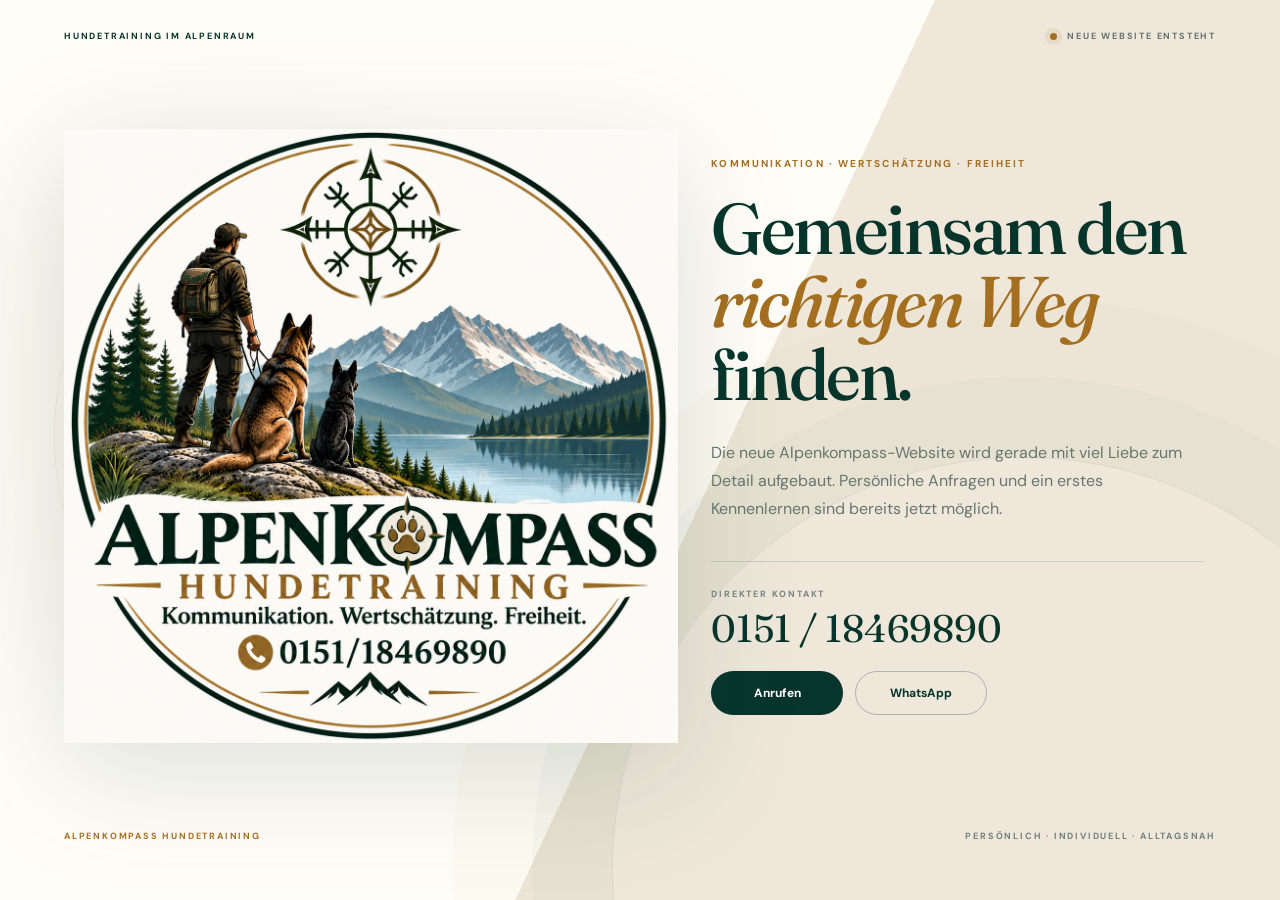
<file: index.html>
<!doctype html>
<html lang="de">
<head>
<meta charset="utf-8"><meta name="viewport" content="width=device-width,initial-scale=1">
<meta name="theme-color" content="#f6f2e9"><meta name="description" content="Alpenkompass Hundetraining. Kommunikation. Wertschätzung. Freiheit.">
<title>Alpenkompass Hundetraining</title>
<link rel="preconnect" href="https://fonts.googleapis.com"><link rel="preconnect" href="https://fonts.gstatic.com" crossorigin>
<link href="https://fonts.googleapis.com/css2?family=DM+Sans:wght@400;500;600;700&family=Fraunces:opsz,wght@9..144,500;9..144,600&display=swap" rel="stylesheet">
<link rel="stylesheet" href="style.css">
</head>
<body>
<main>
<section class="landing">
  <header><span class="micro">Hundetraining im Alpenraum</span><span class="build"><i></i> Neue Website entsteht</span></header>
  <div class="hero-grid">
    <div class="logo-stage">
      <div class="halo"></div>
      <img src="assets/alpenkompass-logo.png" alt="Alpenkompass Hundetraining Logo">
    </div>
    <div class="copy">
      <p class="kicker">Kommunikation · Wertschätzung · Freiheit</p>
      <h1>Gemeinsam den<br><em>richtigen Weg</em> finden.</h1>
      <p class="lead">Die neue Alpenkompass-Website wird gerade mit viel Liebe zum Detail aufgebaut. Persönliche Anfragen und ein erstes Kennenlernen sind bereits jetzt möglich.</p>
      <div class="contact-block">
        <p class="label">Direkter Kontakt</p>
        <a class="phone" href="tel:+4915118469890">0151 / 18469890</a>
        <div class="actions"><a class="btn primary" href="tel:+4915118469890">Anrufen</a><a class="btn ghost" href="https://wa.me/4915118469890" target="_blank" rel="noopener">WhatsApp</a></div>
      </div>
    </div>
  </div>
  <div class="bottom"><span>ALPENKOMPASS HUNDETRAINING</span><span>Persönlich · Individuell · Alltagsnah</span></div>
</section>
</main>
</body></html>
</file>
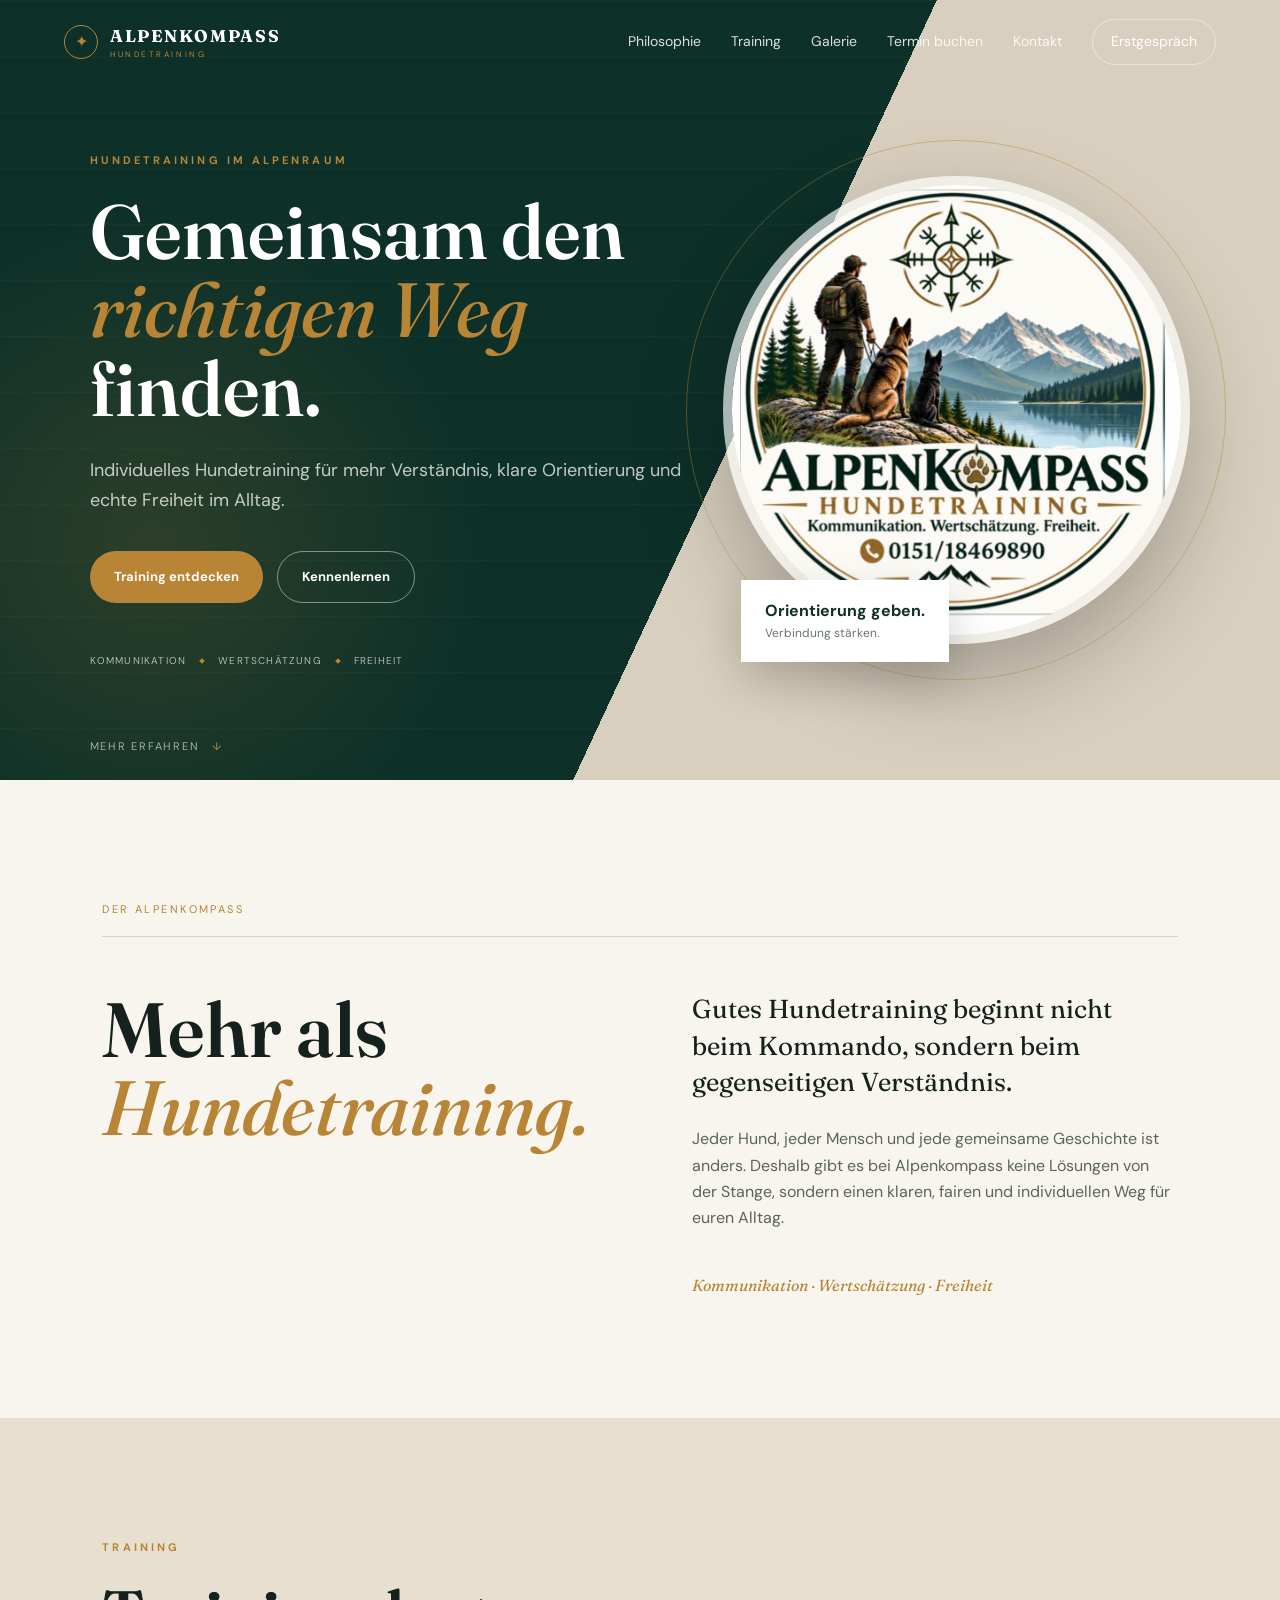
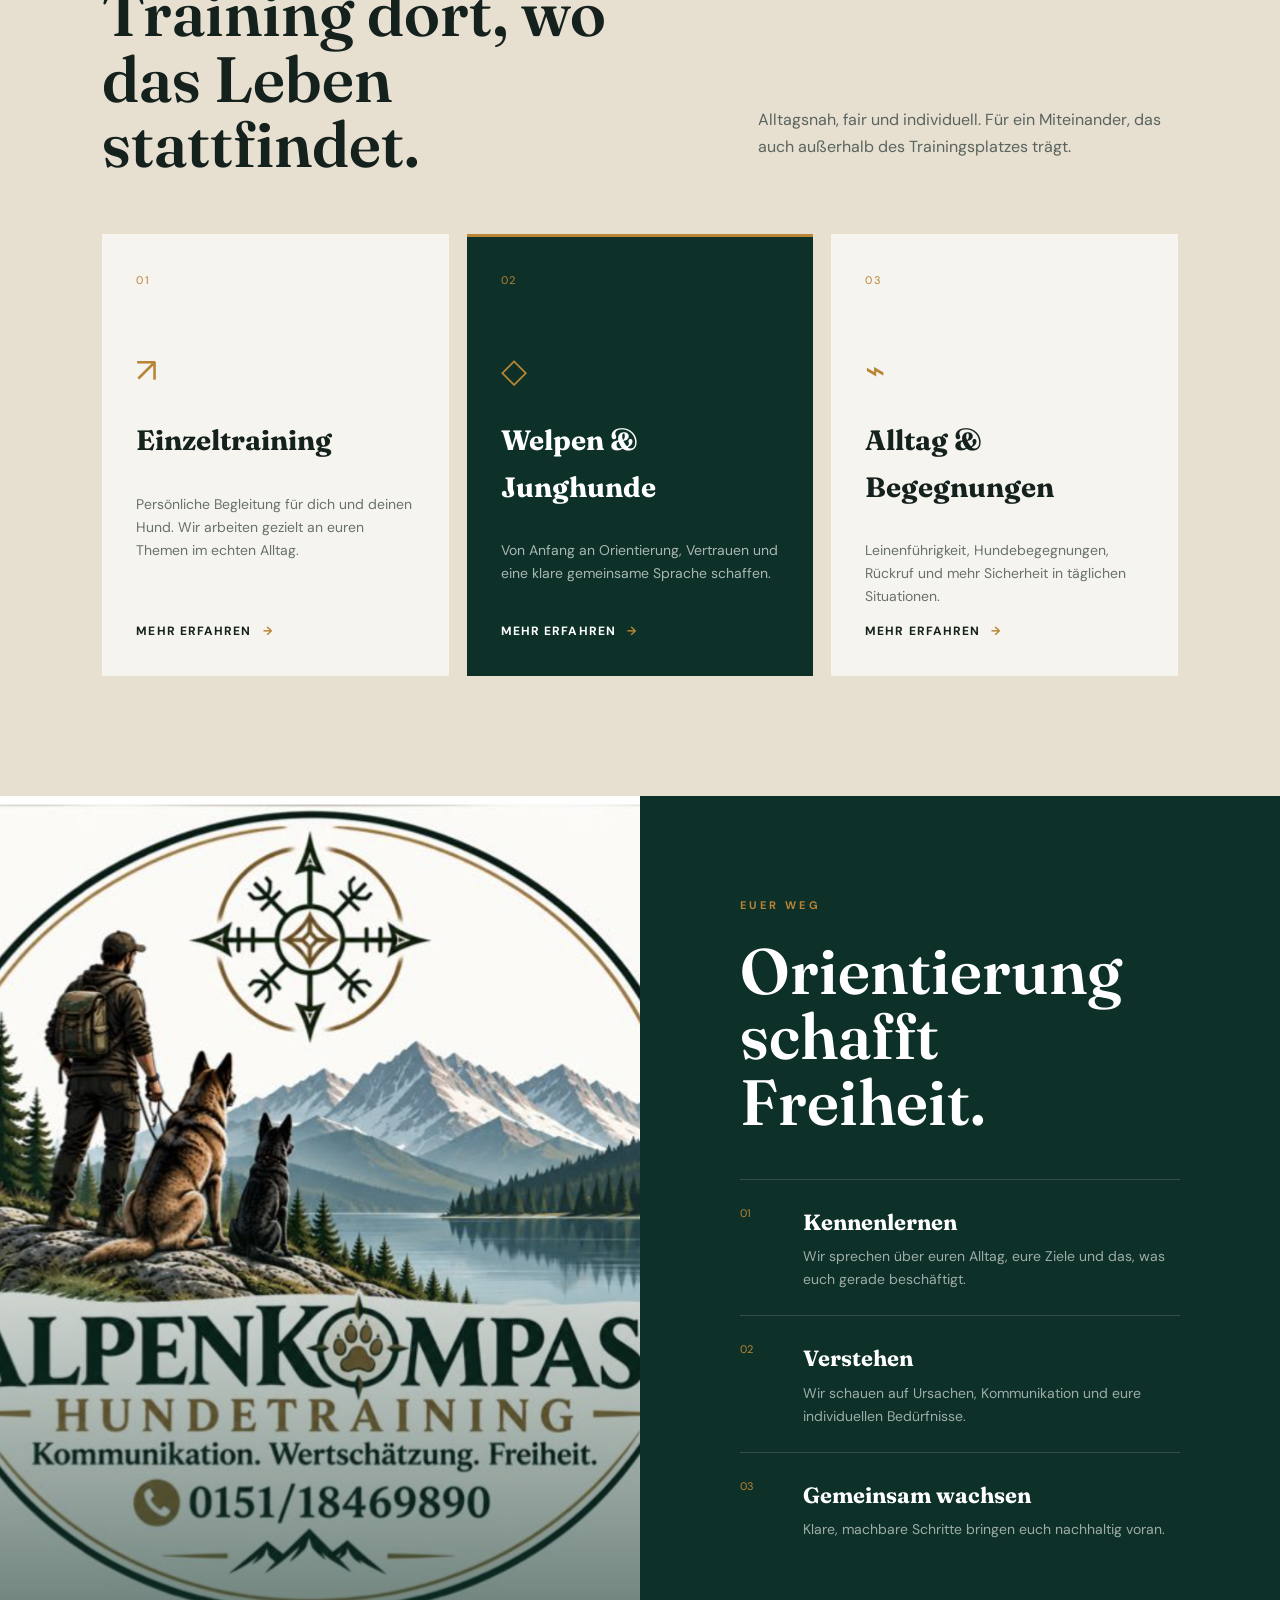
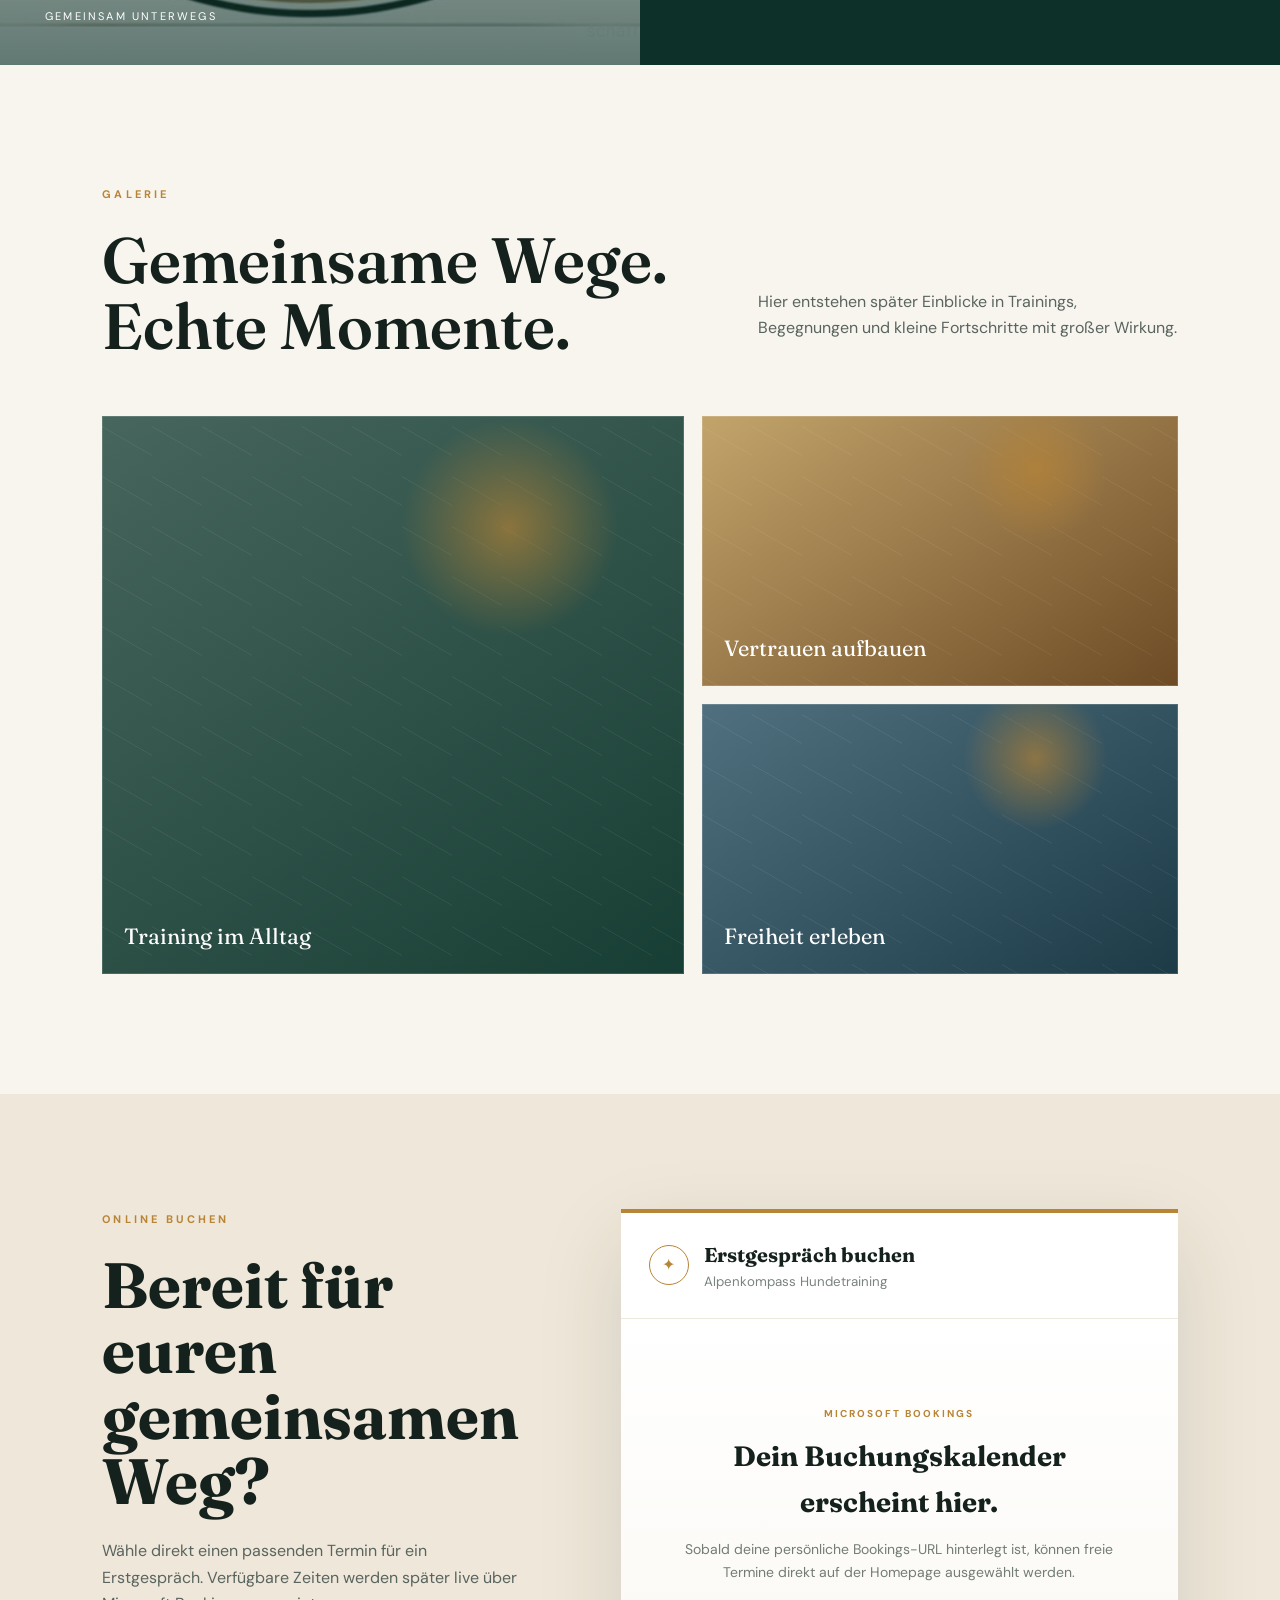
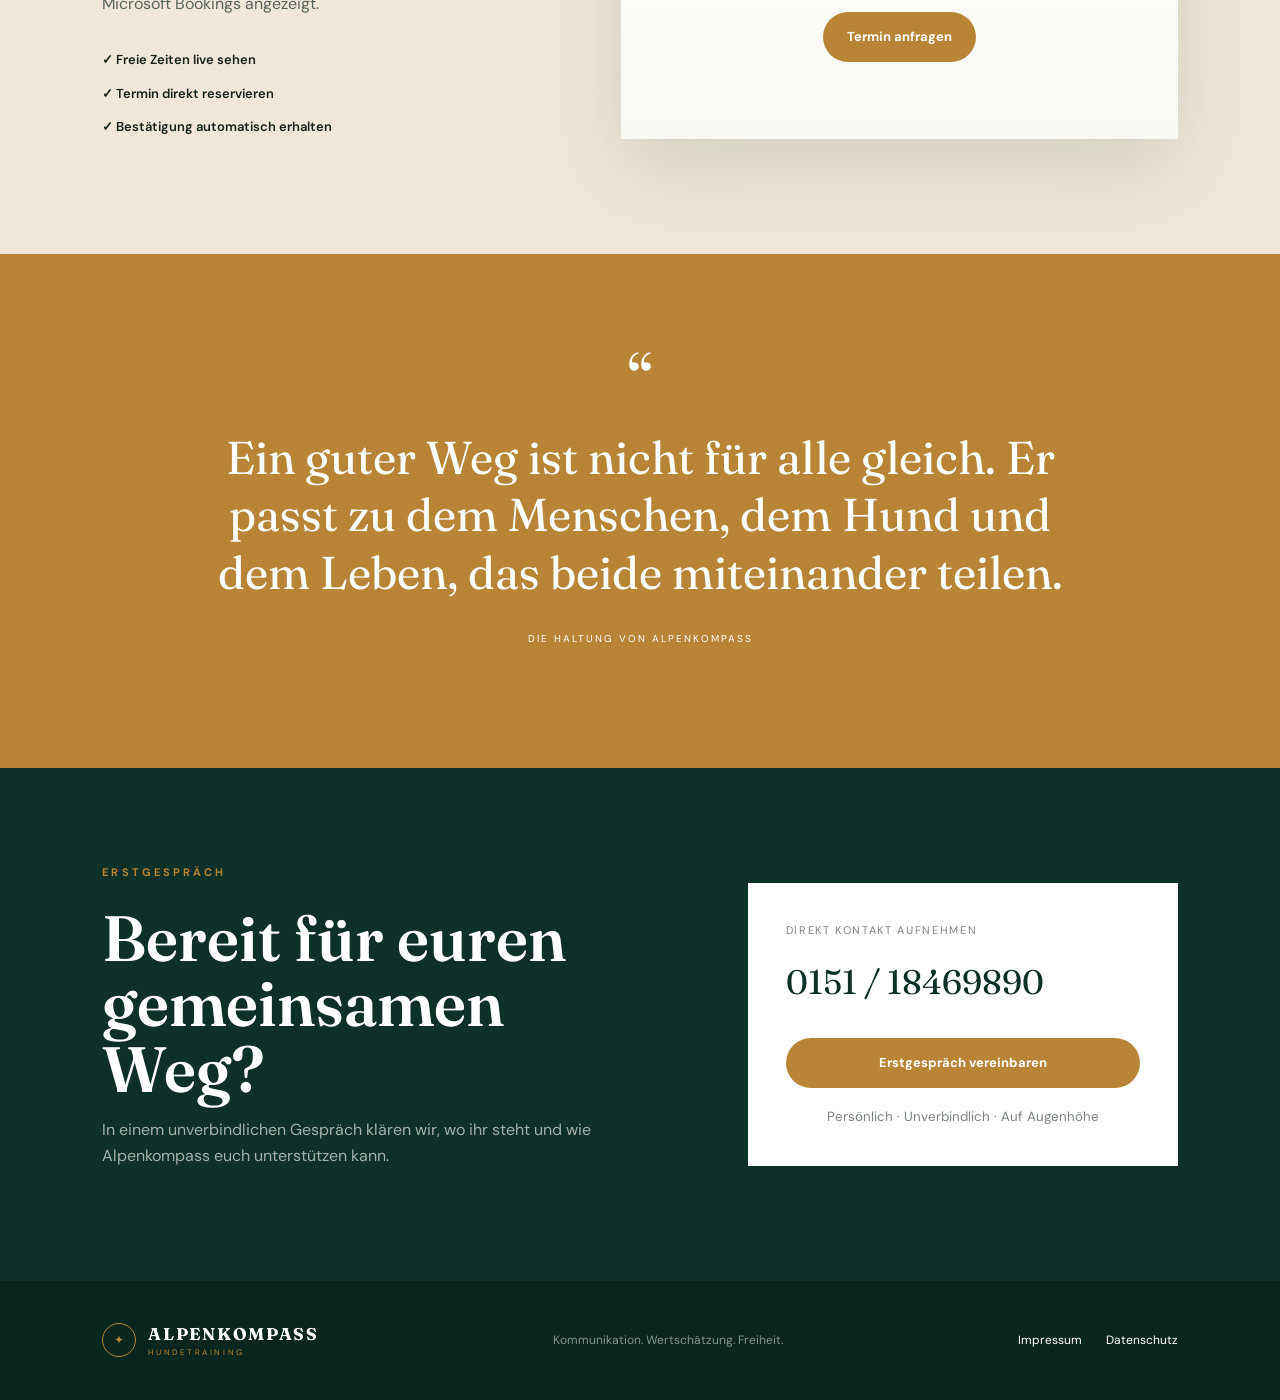
<file: Alpenkompass-Redesign-mit-Buchungskalender/index.html>
<!doctype html>
<html lang="de">
<head>
  <meta charset="utf-8">
  <meta name="viewport" content="width=device-width, initial-scale=1">
  <meta name="description" content="Alpenkompass Hundetraining – alltagsnahes, faires und individuelles Hundetraining im Alpenraum.">
  <title>Alpenkompass Hundetraining</title>
  <link rel="preconnect" href="https://fonts.googleapis.com">
  <link rel="preconnect" href="https://fonts.gstatic.com" crossorigin>
  <link href="https://fonts.googleapis.com/css2?family=DM+Sans:wght@400;500;600;700&family=Fraunces:opsz,wght@9..144,500;9..144,600;9..144,700&display=swap" rel="stylesheet">
  <link rel="stylesheet" href="style.css">
</head>
<body>
  <header class="site-header" id="top">
    <a class="brand" href="#top" aria-label="Alpenkompass Startseite">
      <span class="brand-mark" aria-hidden="true">✦</span>
      <span><strong>ALPENKOMPASS</strong><small>HUNDETRAINING</small></span>
    </a>
    <button class="menu-toggle" aria-expanded="false" aria-controls="main-nav" aria-label="Menü öffnen"><span></span><span></span></button>
    <nav id="main-nav" class="main-nav" aria-label="Hauptnavigation">
      <a href="#philosophie">Philosophie</a><a href="#training">Training</a><a href="#momente">Galerie</a><a href="#buchung">Termin buchen</a><a href="#kontakt">Kontakt</a>
      <a class="nav-cta" href="#kontakt">Erstgespräch</a>
    </nav>
  </header>

  <main>
    <section class="hero">
      <div class="hero-copy reveal">
        <p class="eyebrow">Hundetraining im Alpenraum</p>
        <h1>Gemeinsam den <em>richtigen Weg</em> finden.</h1>
        <p class="lead">Individuelles Hundetraining für mehr Verständnis, klare Orientierung und echte Freiheit im Alltag.</p>
        <div class="hero-actions"><a class="btn btn-primary" href="#training">Training entdecken</a><a class="btn btn-ghost" href="#kontakt">Kennenlernen</a></div>
        <div class="values"><span>Kommunikation</span><i></i><span>Wertschätzung</span><i></i><span>Freiheit</span></div>
      </div>
      <div class="hero-visual reveal">
        <div class="sun-ring"></div>
        <img src="assets/alpenkompass-logo.png" alt="Alpenkompass Hundetraining Logo mit Berglandschaft, Mensch und Hunden">
        <div class="hero-note"><strong>Orientierung geben.</strong><span>Verbindung stärken.</span></div>
      </div>
      <a class="scroll-cue" href="#philosophie">Mehr erfahren <span>↓</span></a>
    </section>

    <section class="statement" id="philosophie">
      <div class="section-kicker">Der Alpenkompass</div>
      <div class="statement-grid">
        <h2>Mehr als<br><em>Hundetraining.</em></h2>
        <div><p class="large-copy">Gutes Hundetraining beginnt nicht beim Kommando, sondern beim gegenseitigen Verständnis.</p><p>Jeder Hund, jeder Mensch und jede gemeinsame Geschichte ist anders. Deshalb gibt es bei Alpenkompass keine Lösungen von der Stange, sondern einen klaren, fairen und individuellen Weg für euren Alltag.</p><div class="signature">Kommunikation · Wertschätzung · Freiheit</div></div>
      </div>
    </section>

    <section class="training" id="training">
      <div class="section-head"><div><p class="eyebrow">Training</p><h2>Training dort, wo<br>das Leben stattfindet.</h2></div><p>Alltagsnah, fair und individuell. Für ein Miteinander, das auch außerhalb des Trainingsplatzes trägt.</p></div>
      <div class="cards">
        <article class="service-card"><span class="card-number">01</span><div class="card-icon">↗</div><h3>Einzeltraining</h3><p>Persönliche Begleitung für dich und deinen Hund. Wir arbeiten gezielt an euren Themen im echten Alltag.</p><a href="#kontakt">Mehr erfahren <span>→</span></a></article>
        <article class="service-card featured"><span class="card-number">02</span><div class="card-icon">◇</div><h3>Welpen & Junghunde</h3><p>Von Anfang an Orientierung, Vertrauen und eine klare gemeinsame Sprache schaffen.</p><a href="#kontakt">Mehr erfahren <span>→</span></a></article>
        <article class="service-card"><span class="card-number">03</span><div class="card-icon">⌁</div><h3>Alltag & Begegnungen</h3><p>Leinenführigkeit, Hundebegegnungen, Rückruf und mehr Sicherheit in täglichen Situationen.</p><a href="#kontakt">Mehr erfahren <span>→</span></a></article>
      </div>
    </section>

    <section class="journey">
      <div class="journey-image"><img src="assets/alpenkompass-logo.png" alt="Alpenkompass Motiv"><span>Gemeinsam unterwegs</span></div>
      <div class="journey-copy"><p class="eyebrow">Euer Weg</p><h2>Orientierung schafft Freiheit.</h2><ol><li><span>01</span><div><strong>Kennenlernen</strong><p>Wir sprechen über euren Alltag, eure Ziele und das, was euch gerade beschäftigt.</p></div></li><li><span>02</span><div><strong>Verstehen</strong><p>Wir schauen auf Ursachen, Kommunikation und eure individuellen Bedürfnisse.</p></div></li><li><span>03</span><div><strong>Gemeinsam wachsen</strong><p>Klare, machbare Schritte bringen euch nachhaltig voran.</p></div></li></ol></div>
    </section>

    <section class="moments" id="momente"><div class="section-head"><div><p class="eyebrow">Galerie</p><h2>Gemeinsame Wege.<br>Echte Momente.</h2></div><p>Hier entstehen später Einblicke in Trainings, Begegnungen und kleine Fortschritte mit großer Wirkung.</p></div><div class="gallery"><div class="gallery-tile tall"><span>Training im Alltag</span></div><div class="gallery-tile warm"><span>Vertrauen aufbauen</span></div><div class="gallery-tile wide"><span>Freiheit erleben</span></div></div></section>

    <section class="booking" id="buchung"><div class="booking-intro"><p class="eyebrow">Online buchen</p><h2>Bereit für euren<br>gemeinsamen Weg?</h2><p>Wähle direkt einen passenden Termin für ein Erstgespräch. Verfügbare Zeiten werden später live über Microsoft Bookings angezeigt.</p><div class="booking-benefits"><span>✓ Freie Zeiten live sehen</span><span>✓ Termin direkt reservieren</span><span>✓ Bestätigung automatisch erhalten</span></div></div><div class="booking-panel"><div class="booking-panel-head"><span class="booking-compass">✦</span><div><strong>Erstgespräch buchen</strong><small>Alpenkompass Hundetraining</small></div></div><div class="booking-embed-placeholder" id="booking-calendar"><p>Microsoft Bookings</p><strong>Dein Buchungskalender erscheint hier.</strong><span>Sobald deine persönliche Bookings-URL hinterlegt ist, können freie Termine direkt auf der Homepage ausgewählt werden.</span><a class="btn btn-primary" href="#kontakt">Termin anfragen</a></div></div></section><section class="testimonial"><span class="quote-mark">“</span><blockquote>Ein guter Weg ist nicht für alle gleich. Er passt zu dem Menschen, dem Hund und dem Leben, das beide miteinander teilen.</blockquote><p>Die Haltung von Alpenkompass</p></section>

    <section class="contact" id="kontakt"><div><p class="eyebrow">Erstgespräch</p><h2>Bereit für euren<br>gemeinsamen Weg?</h2><p>In einem unverbindlichen Gespräch klären wir, wo ihr steht und wie Alpenkompass euch unterstützen kann.</p></div><div class="contact-card"><span>Direkt Kontakt aufnehmen</span><a class="phone" href="tel:+4915118469890">0151 / 18469890</a><a class="btn btn-light" href="tel:+4915118469890">Erstgespräch vereinbaren</a><small>Persönlich · Unverbindlich · Auf Augenhöhe</small></div></section>
  </main>

  <footer><a class="brand footer-brand" href="#top"><span class="brand-mark">✦</span><span><strong>ALPENKOMPASS</strong><small>HUNDETRAINING</small></span></a><p>Kommunikation. Wertschätzung. Freiheit.</p><div><a href="#">Impressum</a><a href="#">Datenschutz</a></div></footer>
  <script src="script.js"></script>
</body>
</html>
</file>
<file: style.css>
:root{--forest:#07352c;--forest2:#0b493c;--gold:#a56f20;--cream:#f6f2e9;--paper:#fffdf7;--ink:#123b31;--muted:#68766f;--serif:"Fraunces",Georgia,serif;--sans:"DM Sans",Arial,sans-serif}*{box-sizing:border-box}html,body{margin:0;min-height:100%;font-family:var(--sans);background:var(--cream);color:var(--ink)}a{color:inherit;text-decoration:none}.landing{min-height:100vh;position:relative;overflow:hidden;padding:30px clamp(24px,5vw,76px) 26px;background:radial-gradient(circle at 18% 44%,rgba(165,111,32,.08),transparent 31%),linear-gradient(115deg,var(--paper) 0 55%,#eee7da 55% 100%)}.landing:after{content:"";position:absolute;right:-12%;bottom:-42%;width:64vw;height:64vw;border:1px solid rgba(7,53,44,.08);border-radius:50%;box-shadow:0 0 0 80px rgba(7,53,44,.025),0 0 0 160px rgba(165,111,32,.025)}header,.bottom{position:relative;z-index:5;display:flex;align-items:center;justify-content:space-between;text-transform:uppercase;letter-spacing:.2em;font-size:9px;font-weight:700}.micro{color:var(--forest)}.build{display:flex;align-items:center;gap:10px;color:#64726d}.build i{width:7px;height:7px;background:var(--gold);border-radius:50%;box-shadow:0 0 0 5px rgba(165,111,32,.10)}.hero-grid{min-height:calc(100vh - 112px);display:grid;grid-template-columns:minmax(420px,1.05fr) minmax(440px,.95fr);gap:clamp(40px,7vw,110px);align-items:center;position:relative;z-index:2}.logo-stage{min-height:640px;display:grid;place-items:center;position:relative}.logo-stage img{width:min(670px,48vw);height:auto;position:relative;z-index:2;filter:drop-shadow(0 28px 60px rgba(18,59,49,.15));transition:transform .4s ease}.logo-stage img:hover{transform:translateY(-4px)}.halo{position:absolute;width:min(610px,45vw);aspect-ratio:1;border-radius:50%;background:radial-gradient(circle,rgba(255,255,255,.74) 0 52%,rgba(165,111,32,.08) 53% 55%,transparent 56%);box-shadow:0 0 0 1px rgba(165,111,32,.08)}.copy{max-width:650px;padding-right:1vw}.kicker{margin:0 0 22px;color:var(--gold);font-size:10px;font-weight:700;text-transform:uppercase;letter-spacing:.21em}h1{font-family:var(--serif);font-weight:500;font-size:clamp(48px,5.6vw,82px);letter-spacing:-.035em;line-height:1.02;margin:0;color:var(--forest)}h1 em{font-weight:500;color:var(--gold)}.lead{font-size:16px;line-height:1.75;color:var(--muted);max-width:590px;margin:28px 0 38px}.contact-block{padding-top:26px;border-top:1px solid rgba(7,53,44,.15);max-width:560px}.label{margin:0 0 4px;text-transform:uppercase;letter-spacing:.2em;font-size:9px;color:#7a8580;font-weight:700}.phone{font-family:var(--serif);display:inline-block;font-size:clamp(27px,3vw,40px);color:var(--forest);margin-bottom:19px}.actions{display:flex;gap:12px}.btn{display:inline-flex;justify-content:center;align-items:center;min-width:132px;padding:13px 20px;border-radius:100px;font-size:12px;font-weight:700;transition:.25s}.btn:hover{transform:translateY(-2px)}.primary{background:var(--forest);color:#fff}.ghost{border:1px solid rgba(7,53,44,.28);color:var(--forest)}.bottom{color:#72807a}.bottom span:first-child{color:var(--gold)}@media(max-width:980px){.landing{background:var(--paper)}.hero-grid{grid-template-columns:1fr;gap:0;padding:50px 0 65px}.logo-stage{min-height:auto}.logo-stage img{width:min(680px,86vw)}.halo{width:min(610px,80vw)}.copy{text-align:center;margin:20px auto 0;padding:0}.lead{margin-left:auto;margin-right:auto}.contact-block{margin:0 auto}.actions{justify-content:center}.bottom{margin-top:10px}}@media(max-width:600px){.landing{padding:22px 19px}.micro{display:none}header{justify-content:flex-end}.hero-grid{padding-top:42px}.logo-stage img{width:94vw}.halo{width:88vw}.copy{margin-top:30px}h1{font-size:46px}.lead{font-size:15px}.actions{display:grid}.btn{width:100%}.bottom{gap:22px;line-height:1.6}.bottom span:last-child{text-align:right}}
</file>
<file: Alpenkompass-Redesign-mit-Buchungskalender/style.css>
:root{--pine:#0d3028;--pine2:#17453a;--gold:#b88435;--sand:#ede5d6;--cream:#f8f5ee;--ink:#14211d;--white:#fff;--serif:"Fraunces",Georgia,serif;--sans:"DM Sans",Arial,sans-serif}*{box-sizing:border-box}html{scroll-behavior:smooth}body{margin:0;color:var(--ink);background:var(--cream);font-family:var(--sans);line-height:1.65}a{color:inherit;text-decoration:none}img{max-width:100%;display:block}.site-header{height:84px;padding:0 clamp(24px,5vw,76px);display:flex;align-items:center;justify-content:space-between;position:absolute;top:0;z-index:20;width:100%;color:var(--white)}.brand{display:flex;align-items:center;gap:12px;line-height:1}.brand-mark{width:34px;height:34px;border:1px solid currentColor;border-radius:50%;display:grid;place-items:center;color:var(--gold)}.brand strong{display:block;font-family:var(--serif);letter-spacing:.1em;font-size:17px}.brand small{display:block;letter-spacing:.32em;font-size:8px;margin-top:6px;color:var(--gold)}.main-nav{display:flex;align-items:center;gap:30px;font-size:14px}.main-nav>a:not(.nav-cta){opacity:.85}.main-nav>a:hover{opacity:1}.nav-cta{border:1px solid rgba(255,255,255,.45);border-radius:99px;padding:10px 18px}.menu-toggle{display:none}.hero{min-height:780px;background:linear-gradient(115deg,var(--pine) 0 57%,#d8cfbe 57% 100%);position:relative;display:grid;grid-template-columns:1.15fr .85fr;align-items:center;padding:130px clamp(24px,7vw,110px) 90px;color:#fff;overflow:hidden}.hero:before{content:"";position:absolute;inset:0;background:radial-gradient(circle at 12% 70%,rgba(184,132,53,.18),transparent 27%),linear-gradient(rgba(255,255,255,.025) 1px,transparent 1px);background-size:auto,100% 56px}.hero-copy{position:relative;z-index:2;max-width:720px}.eyebrow{text-transform:uppercase;letter-spacing:.28em;font-weight:700;font-size:11px;color:var(--gold);margin:0 0 24px}.hero h1,.statement h2,.training h2,.journey h2,.moments h2,.contact h2{font-family:var(--serif);font-weight:600;line-height:1.02;margin:0}.hero h1{font-size:clamp(52px,6vw,88px);max-width:760px}.hero h1 em,.statement h2 em{color:var(--gold);font-style:italic;font-weight:500}.lead{font-size:18px;max-width:600px;color:rgba(255,255,255,.74);margin:28px 0 36px}.hero-actions{display:flex;gap:14px}.btn{display:inline-flex;align-items:center;justify-content:center;padding:14px 24px;border-radius:99px;font-weight:700;font-size:13px;transition:.25s}.btn:hover{transform:translateY(-2px)}.btn-primary{background:var(--gold);color:#fff}.btn-ghost{border:1px solid rgba(255,255,255,.45)}.values{display:flex;align-items:center;gap:14px;margin-top:50px;text-transform:uppercase;letter-spacing:.12em;font-size:10px;color:rgba(255,255,255,.65)}.values i{width:4px;height:4px;background:var(--gold);transform:rotate(45deg)}.hero-visual{position:relative;z-index:2;display:grid;place-items:center}.hero-visual img{width:min(470px,42vw);aspect-ratio:1;object-fit:cover;border-radius:50%;border:9px solid rgba(255,255,255,.65);box-shadow:0 35px 90px rgba(0,0,0,.25)}.sun-ring{position:absolute;width:540px;height:540px;border:1px solid rgba(184,132,53,.42);border-radius:50%}.hero-note{position:absolute;bottom:-18px;left:4%;background:#fff;color:var(--pine);padding:18px 24px;box-shadow:0 18px 45px rgba(0,0,0,.18)}.hero-note strong,.hero-note span{display:block}.hero-note span{font-size:12px;color:#69766f}.scroll-cue{position:absolute;bottom:25px;left:7vw;font-size:11px;text-transform:uppercase;letter-spacing:.16em;color:rgba(255,255,255,.6)}.scroll-cue span{color:var(--gold);margin-left:8px}.statement,.training,.moments{padding:120px clamp(24px,8vw,128px)}.section-kicker{font-size:11px;text-transform:uppercase;letter-spacing:.22em;color:var(--gold);border-bottom:1px solid #d9d1c3;padding-bottom:18px;margin-bottom:54px}.statement-grid{display:grid;grid-template-columns:1fr 1fr;gap:8vw}.statement h2{font-size:clamp(46px,6vw,78px)}.large-copy{font-family:var(--serif);font-size:26px;line-height:1.4;margin-top:0}.statement-grid>div>p:not(.large-copy){color:#59645f;max-width:620px}.signature{margin-top:40px;color:var(--gold);font-family:var(--serif);font-style:italic}.training{background:#e7dfd0}.section-head{display:flex;justify-content:space-between;align-items:end;gap:50px;margin-bottom:58px}.section-head h2{font-size:clamp(42px,5vw,70px)}.section-head>p{max-width:420px;color:#59645f}.cards{display:grid;grid-template-columns:repeat(3,1fr);gap:18px}.service-card{min-height:390px;background:rgba(255,255,255,.65);padding:34px;display:flex;flex-direction:column;border-top:3px solid transparent;transition:.3s}.service-card:hover{transform:translateY(-7px);box-shadow:0 24px 55px rgba(24,49,41,.1)}.service-card.featured{background:var(--pine);color:#fff;border-color:var(--gold)}.card-number{font-size:11px;color:var(--gold);letter-spacing:.15em}.card-icon{font-size:34px;margin:54px 0 18px;color:var(--gold)}.service-card h3{font-family:var(--serif);font-size:28px;margin:0 0 15px}.service-card p{font-size:14px;color:#68716d}.featured p{color:rgba(255,255,255,.65)}.service-card a{margin-top:auto;font-weight:700;font-size:12px;text-transform:uppercase;letter-spacing:.09em}.service-card a span{color:var(--gold);margin-left:7px}.journey{display:grid;grid-template-columns:1fr 1fr;background:var(--pine);color:#fff}.journey-image{min-height:720px;position:relative;overflow:hidden}.journey-image:after{content:"";position:absolute;inset:0;background:linear-gradient(0deg,rgba(13,48,40,.65),transparent 60%)}.journey-image img{width:100%;height:100%;object-fit:cover;filter:saturate(.75)}.journey-image span{position:absolute;z-index:2;bottom:40px;left:45px;text-transform:uppercase;letter-spacing:.2em;font-size:11px}.journey-copy{padding:100px clamp(35px,8vw,100px)}.journey h2{font-size:clamp(44px,5vw,68px);margin-bottom:45px}.journey ol{list-style:none;padding:0;margin:0}.journey li{display:grid;grid-template-columns:48px 1fr;gap:15px;padding:24px 0;border-top:1px solid rgba(255,255,255,.15)}.journey li>span{color:var(--gold);font-size:11px}.journey li strong{font-family:var(--serif);font-size:22px}.journey li p{color:rgba(255,255,255,.6);font-size:14px;margin:5px 0 0}.gallery{display:grid;grid-template-columns:1.1fr .9fr;grid-template-rows:270px 270px;gap:18px}.gallery-tile{position:relative;overflow:hidden;background:linear-gradient(145deg,#47665d,#173e34);box-shadow:inset 0 0 0 1px rgba(255,255,255,.15)}.gallery-tile:before{content:"";position:absolute;inset:0;background:radial-gradient(circle at 70% 20%,rgba(184,132,53,.65),transparent 18%),linear-gradient(30deg,transparent 49%,rgba(255,255,255,.08) 50%,transparent 51%);background-size:auto,50px 50px}.gallery-tile.tall{grid-row:1/3}.gallery-tile.warm{background:linear-gradient(145deg,#c2a46b,#6d4b25)}.gallery-tile.wide{background:linear-gradient(145deg,#51707f,#1c3b47)}.gallery-tile span{position:absolute;bottom:20px;left:22px;color:#fff;font-family:var(--serif);font-size:22px}.testimonial{padding:110px 16vw;text-align:center;background:var(--gold);color:#fff}.quote-mark{display:block;font-family:var(--serif);font-size:70px;line-height:.5}.testimonial blockquote{font-family:var(--serif);font-size:clamp(28px,4vw,46px);line-height:1.25;margin:30px auto;max-width:1000px}.testimonial p{text-transform:uppercase;letter-spacing:.2em;font-size:10px}.contact{background:var(--pine);color:#fff;padding:95px clamp(24px,8vw,128px);display:grid;grid-template-columns:1fr 430px;gap:8vw;align-items:center}.contact h2{font-size:clamp(44px,5vw,70px)}.contact>div>p:last-child{color:rgba(255,255,255,.62);max-width:550px}.contact-card{background:#fff;color:var(--pine);padding:38px}.contact-card>span,.contact-card small{display:block}.contact-card>span{font-size:11px;text-transform:uppercase;letter-spacing:.15em;color:#7a827e}.phone{font-family:var(--serif);font-size:34px;display:block;margin:15px 0 28px}.btn-light{background:var(--gold);color:#fff;width:100%}.contact-card small{text-align:center;margin-top:18px;color:#7a827e}footer{padding:38px clamp(24px,8vw,128px);display:flex;align-items:center;justify-content:space-between;background:#09271f;color:#fff;font-size:12px}.footer-brand{color:#fff}footer>p{color:rgba(255,255,255,.5)}footer>div{display:flex;gap:24px}.reveal{opacity:0;transform:translateY(24px);transition:.8s ease}.reveal.visible{opacity:1;transform:none}@media(max-width:900px){.site-header{position:absolute}.main-nav{position:absolute;top:75px;left:20px;right:20px;background:#fff;color:var(--pine);padding:24px;display:none;flex-direction:column;align-items:flex-start;box-shadow:0 15px 40px rgba(0,0,0,.2)}.main-nav.open{display:flex}.menu-toggle{display:block;background:transparent;border:0;width:42px;height:42px}.menu-toggle span{display:block;height:2px;background:#fff;margin:8px}.hero{grid-template-columns:1fr;background:var(--pine);padding-top:130px}.hero-visual{margin-top:70px}.hero-visual img{width:min(420px,85vw)}.sun-ring{width:95vw;height:95vw}.statement-grid,.journey,.contact{grid-template-columns:1fr}.cards{grid-template-columns:1fr}.section-head{display:block}.journey-image{min-height:480px}.contact-card{max-width:500px}.gallery{grid-template-columns:1fr;grid-template-rows:300px 220px 220px}.gallery-tile.tall{grid-row:auto}footer{flex-direction:column;gap:22px;text-align:center}}@media(max-width:560px){.hero{min-height:auto}.hero h1{font-size:48px}.hero-actions{flex-direction:column;align-items:stretch}.values{flex-wrap:wrap}.values i{display:none}.statement,.training,.moments{padding:80px 22px}.statement-grid{gap:35px}.service-card{min-height:350px}.journey-copy{padding:80px 24px}.contact{padding:80px 22px}.phone{font-size:28px}.hero-note{left:0}.hero-visual img{border-width:6px}footer>p{display:none}}

.booking{padding:115px clamp(24px,8vw,128px);display:grid;grid-template-columns:.85fr 1.15fr;gap:8vw;align-items:center;background:#efe7d9}.booking h2{font-family:var(--serif);font-size:clamp(44px,5vw,70px);line-height:1.02;margin:0 0 25px}.booking-intro>p:not(.eyebrow){color:#59645f;max-width:530px}.booking-benefits{display:grid;gap:12px;margin-top:32px;font-size:13px;font-weight:600}.booking-panel{background:#fff;box-shadow:0 30px 80px rgba(17,48,40,.13);border-top:4px solid var(--gold)}.booking-panel-head{display:flex;align-items:center;gap:15px;padding:25px 28px;border-bottom:1px solid #eee8dc}.booking-compass{width:40px;height:40px;border:1px solid var(--gold);border-radius:50%;display:grid;place-items:center;color:var(--gold)}.booking-panel-head strong,.booking-panel-head small{display:block}.booking-panel-head strong{font-family:var(--serif);font-size:20px}.booking-panel-head small{color:#7b837f}.booking-embed-placeholder{min-height:420px;padding:55px 45px;display:flex;flex-direction:column;align-items:center;justify-content:center;text-align:center;background:linear-gradient(180deg,#fff,#faf8f3)}.booking-embed-placeholder>p{font-size:10px;text-transform:uppercase;letter-spacing:.2em;color:var(--gold);font-weight:700}.booking-embed-placeholder>strong{font-family:var(--serif);font-size:28px}.booking-embed-placeholder>span{max-width:460px;color:#737c77;margin:13px 0 28px;font-size:14px}.booking iframe{width:100%;min-height:640px;border:0;display:block}@media(max-width:900px){.booking{grid-template-columns:1fr;padding:90px 24px}.booking-panel{max-width:700px;width:100%}}
</file>
